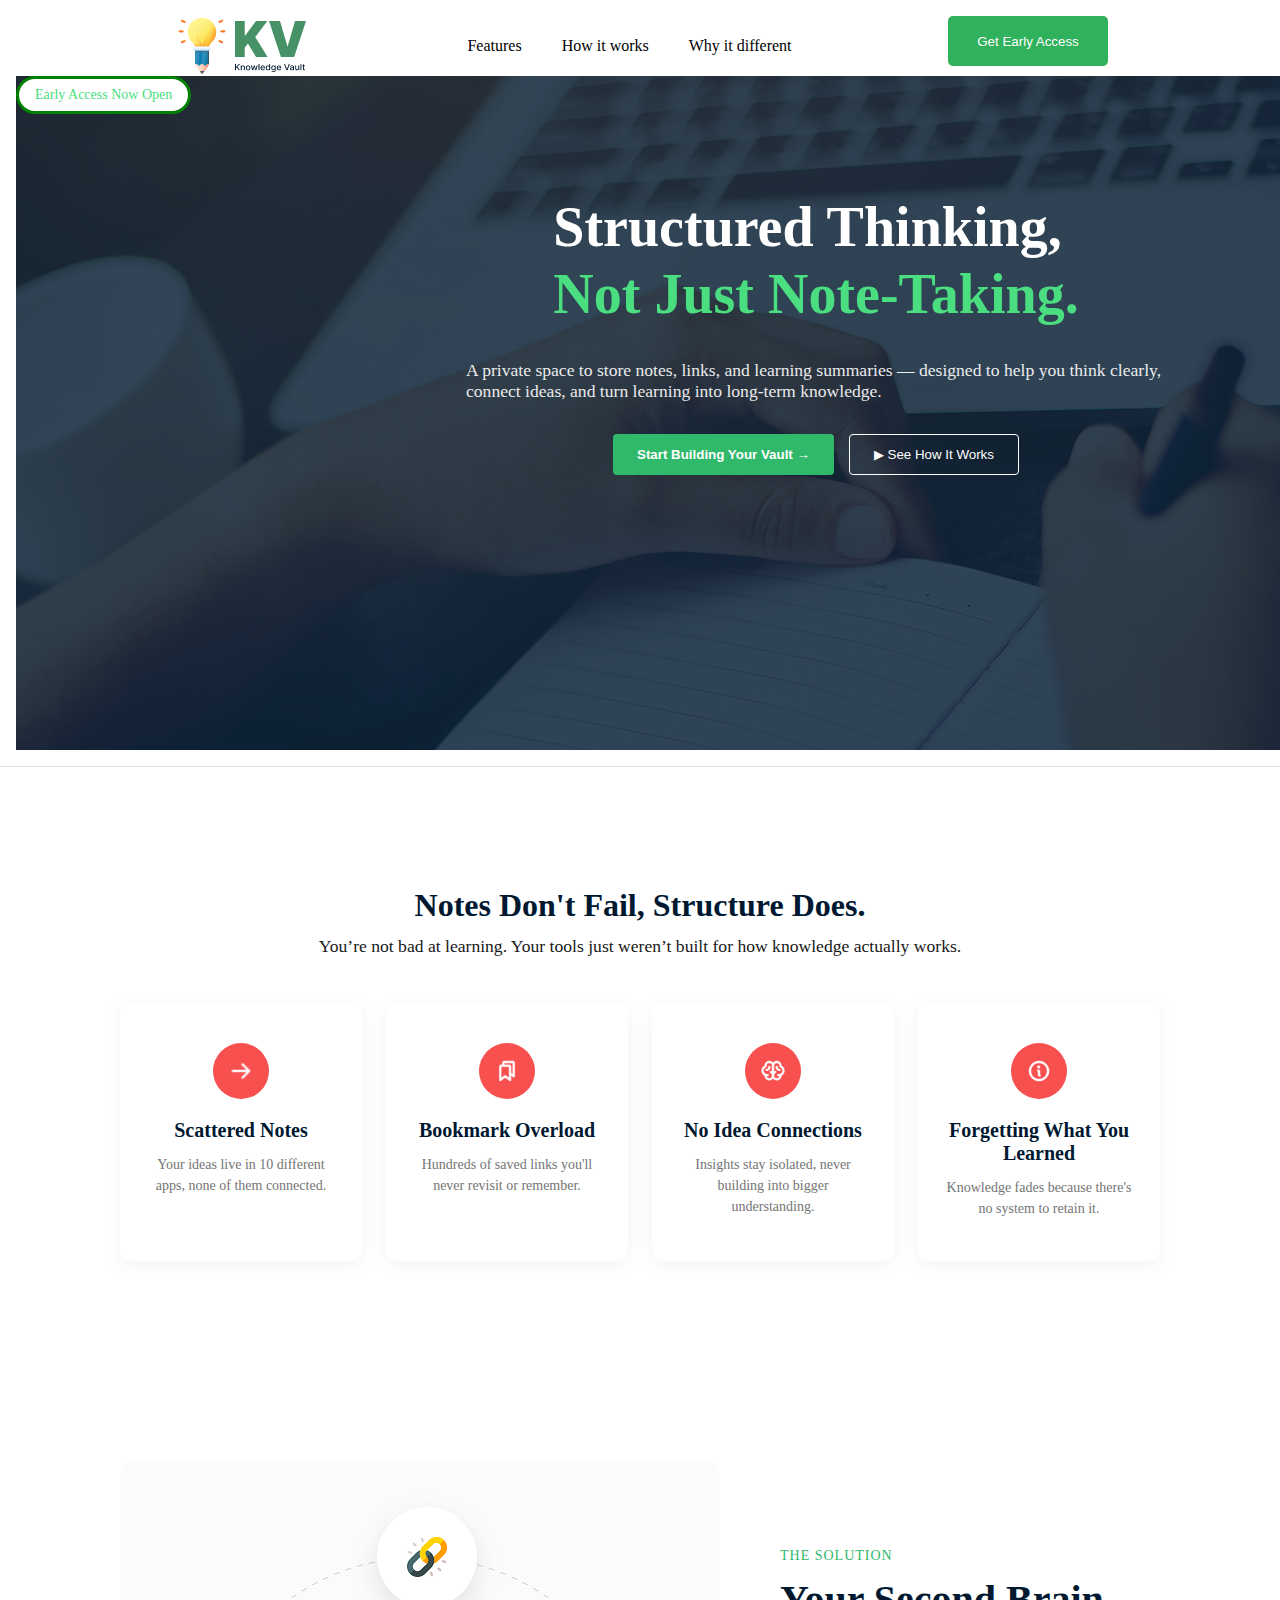
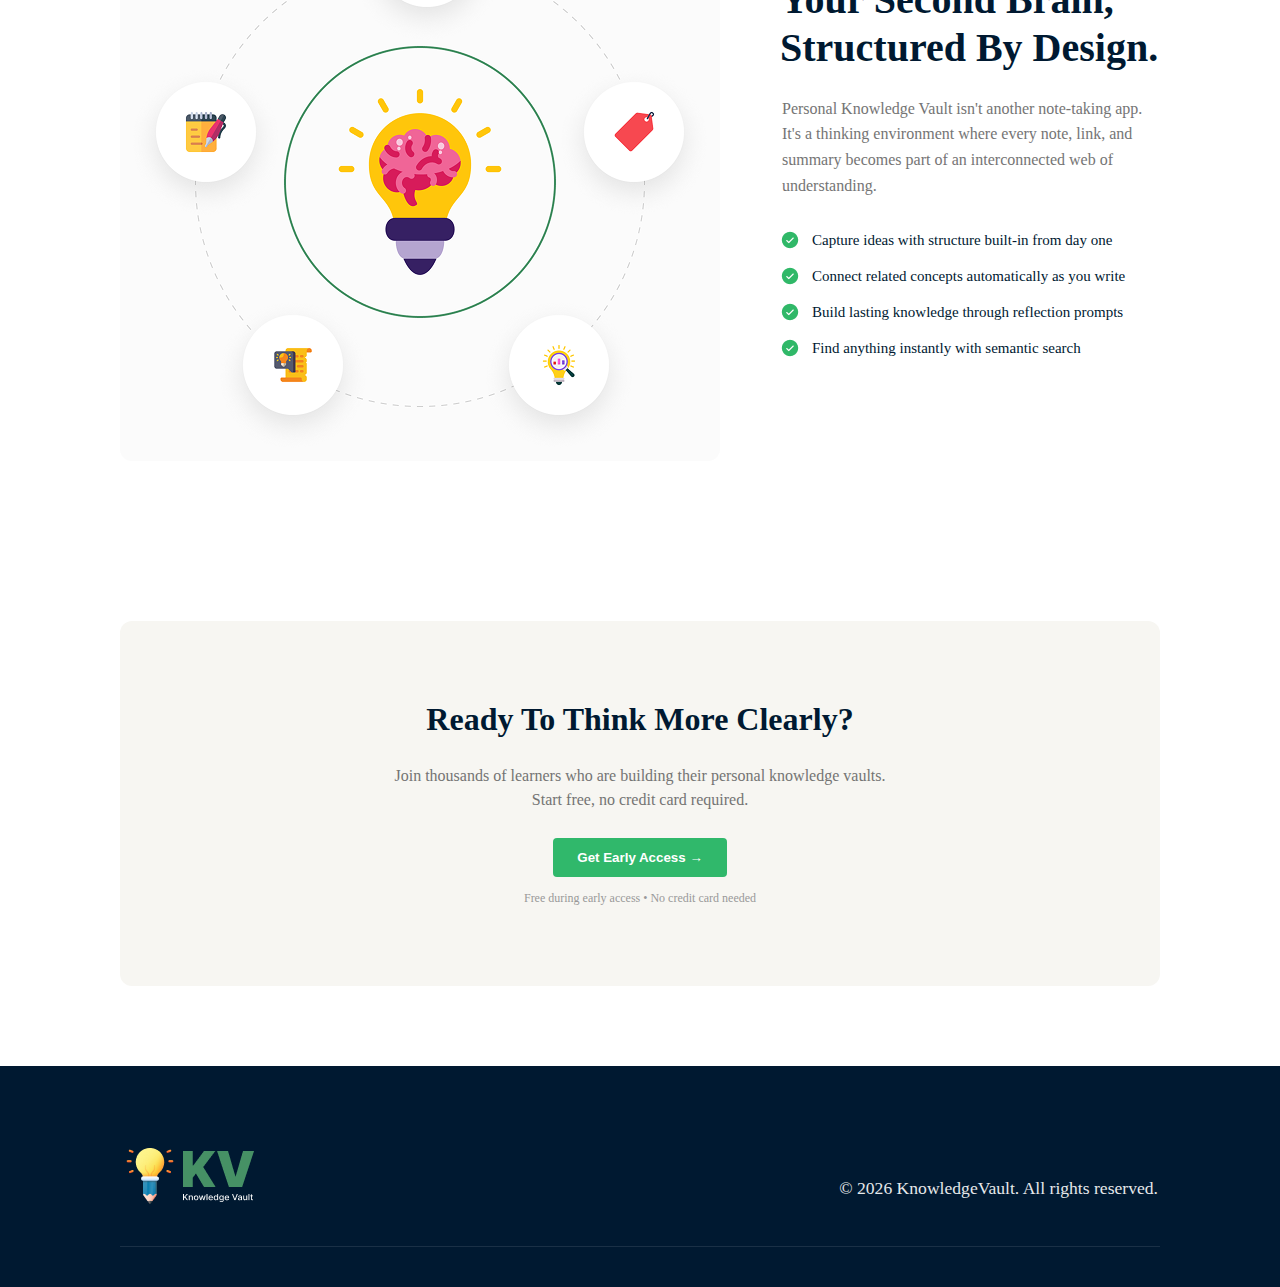
<file: index.html>
<!DOCTYPE html>
<html lang="en">
<head>
    <meta charset="UTF-8">
    <meta name="viewport" content="width=device-width, initial-scale=1.0">
    <title>KV</title>
       <link rel="preconnect" href="https://fonts.googleapis.com">
    <link rel="stylesheet" href="nav.css">
    <link rel="stylesheet" href="banner.css">
    <link rel="stylesheet" href="cards.css">
    <link rel="stylesheet" href="thirdsection.css">
    <link rel="stylesheet" href="lastsection.css">
    <link rel="stylesheet" href="footer.css">
</head>
<body>
    <header>
         <nav>
            <div class="logo">
            <img src="img/logo-navbar.png" alt="" srcset=""> 
            </div>
            <ul class="flexing">
                <li><a href="">Features</a></li>
                <li><a href="">How it works</a></li>
                <li><a href="">Why it different</a></li>
            </ul>

            <button class="click">Get Early Access</button>
         </nav>
     <section class="heading">
        <div class="container">
   <div class="access">
    <span class = "green">Early Access Now Open</span>
     </div>
    
  <div class="button">
    <h1><span class = "white">Structured Thinking,</span> <br> <span class="green">Not Just Note-Taking.</span></h1>
  </div>
  <div class="button">
    <p class = "white">A private space to store notes, links, and learning summaries — designed to help you think clearly,    connect ideas, and turn learning into long-term knowledge.</p>
  </div>
    <div class="button">
      <button class="click1">Start Building Your Vault &rarr;</button>
      <button class="click2">
        <span class="play-icon">▶</span> See How It Works
      </button>
    </div>
  </div>
    </section>
    </header>
  <article>
      <section class="cards-section">
    <div class="cards-header">
        <h2>Notes Don't Fail, Structure Does.</h2>
        <p>You’re not bad at learning. Your tools just weren’t built for how knowledge actually works.</p>
    </div>

    <div class="card-gap">
        <div class="card-feature">
            <div class="icon">
                <img src="img/ArrowRight.png" alt="">
            </div>
            <h3>Scattered Notes</h3>
            <p>Your ideas live in 10 different apps, none of them connected.</p>
        </div>

        <div class="card-feature">
            <div class="icon">
                <img src="img/Bookmarks.png" alt="">
            </div>
            <h3>Bookmark Overload</h3>
            <p>Hundreds of saved links you'll never revisit or remember.</p>
        </div>

        <div class="card-feature">
            <div class="icon">
                <img src="img/Brain.png" alt="">
            </div>
            <h3>No Idea Connections</h3>
            <p>Insights stay isolated, never building into bigger understanding.</p>
        </div>

        <div class="card-feature">
            <div class="icon">
                <img src="img/Info.png" alt="">
            </div>
            <h3>Forgetting What You Learned</h3>
            <p>Knowledge fades because there's no system to retain it.</p>
        </div>
    </div>
</section>
<section class="solution-section">
    <div class="solution-image">
        <img src="img/knowledge.png" alt="Second Brain Illustration">
    </div>

    <div class="solution-content">
        <span class="solution-green">THE SOLUTION</span>
        <h2>Your Second Brain, <br> Structured By Design.</h2>
        <p>Personal Knowledge Vault isn't another note-taking app. It's a thinking environment where every note, link, and summary becomes part of an interconnected web of understanding.</p>
        
        <ul class="solution-features">
            <li><img src="img/CheckCircle.png" class="check-icon"> Capture ideas with structure built-in from day one</li>
            <li><img src="img/CheckCircle.png" class="check-icon"> Connect related concepts automatically as you write</li>
            <li><img src="img/CheckCircle.png" class="check-icon"> Build lasting knowledge through reflection prompts</li>
            <li><img src="img/CheckCircle.png" class="check-icon"> Find anything instantly with semantic search</li>
        </ul>
    </div>
</section>
<section class="last-section">
    <div class="last-content">
        <h2>Ready To Think More Clearly?</h2>
        <p>Join thousands of learners who are building their personal knowledge vaults. <br> 
           Start free, no credit card required.</p>
        
        <button class="click3">Get Early Access &rarr;</button>
        
        <span class="footer-note">Free during early access • No credit card needed</span>
    </div>
</section>
</article>
<footer class="main-footer">
    <div class="footer-container">
        <div class="logo">
            <img src="img/logo-footer.png" alt="KV Logo" class="footer-logo">
            
        </div>

    <div class="footer-bottom">
        <p>&copy; 2026 KnowledgeVault. All rights reserved.</p>
    </div>
</footer>
    
</body>
</html>
</file>
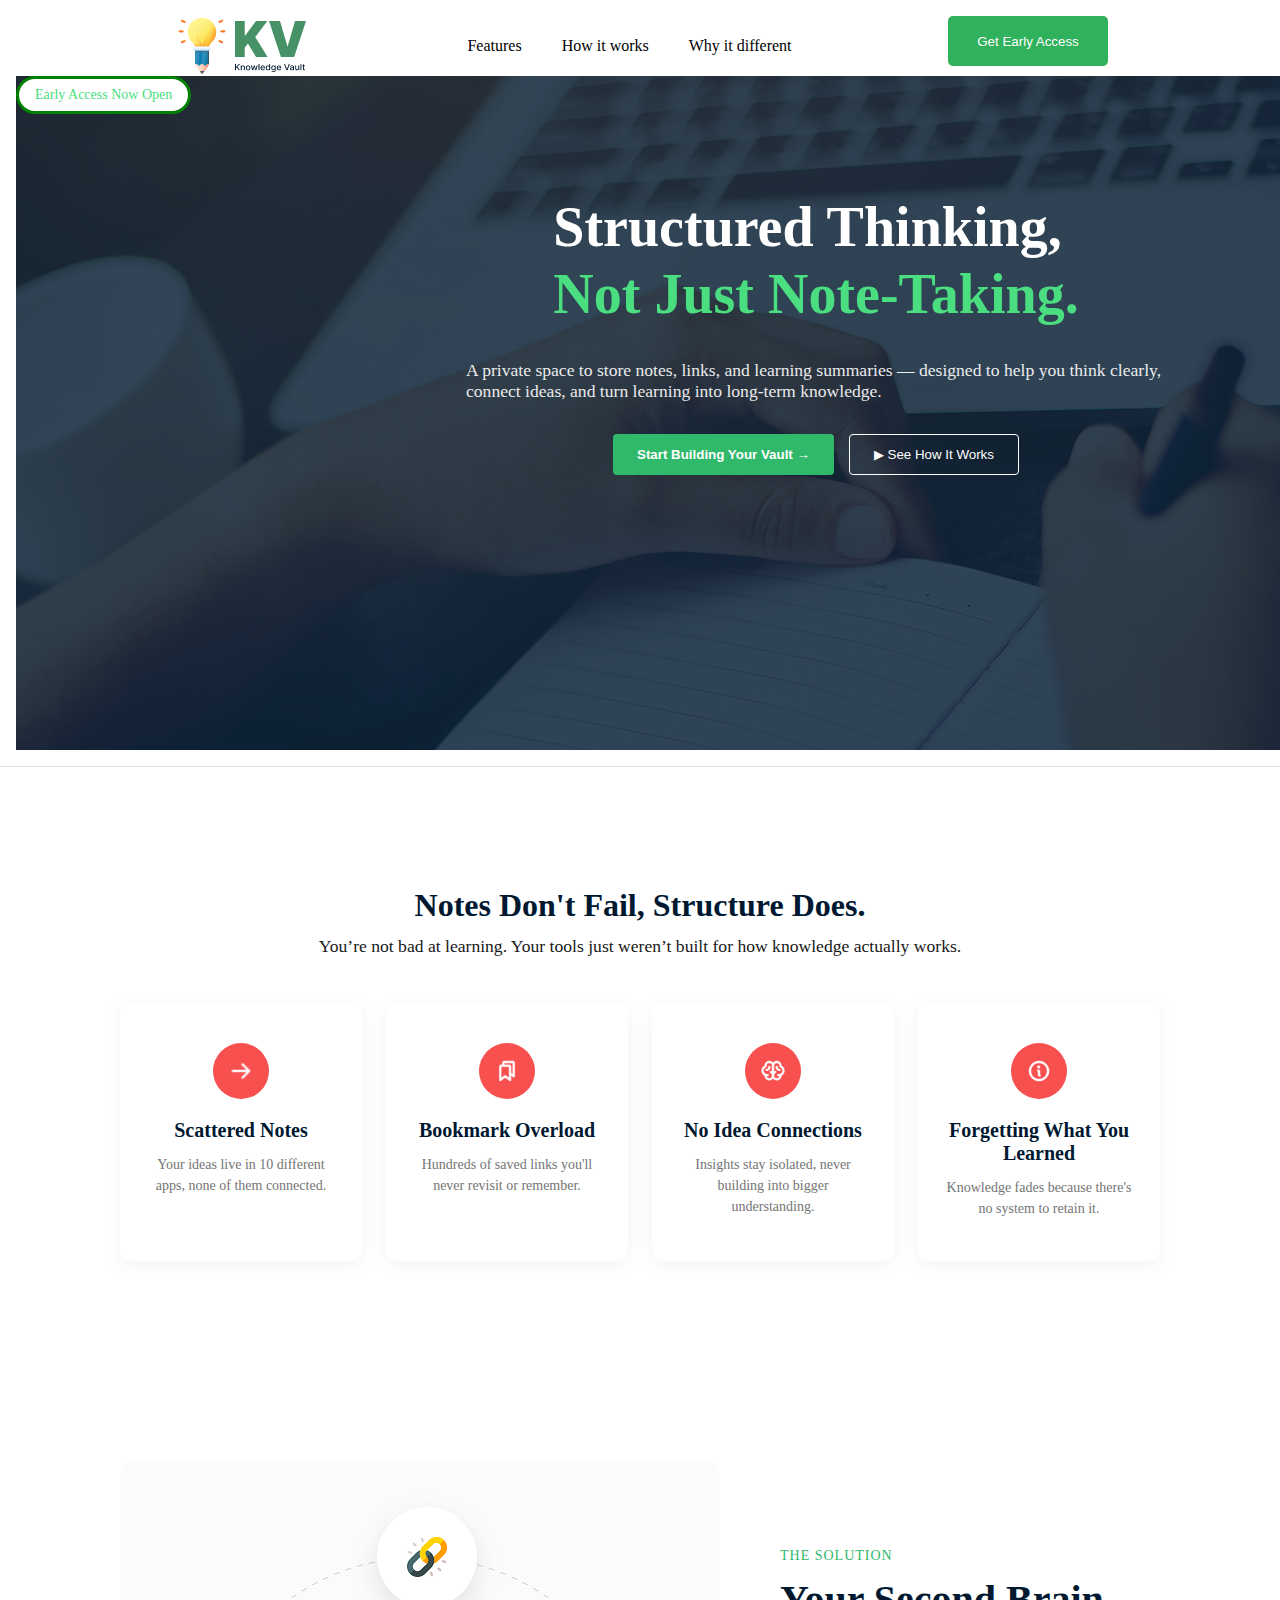
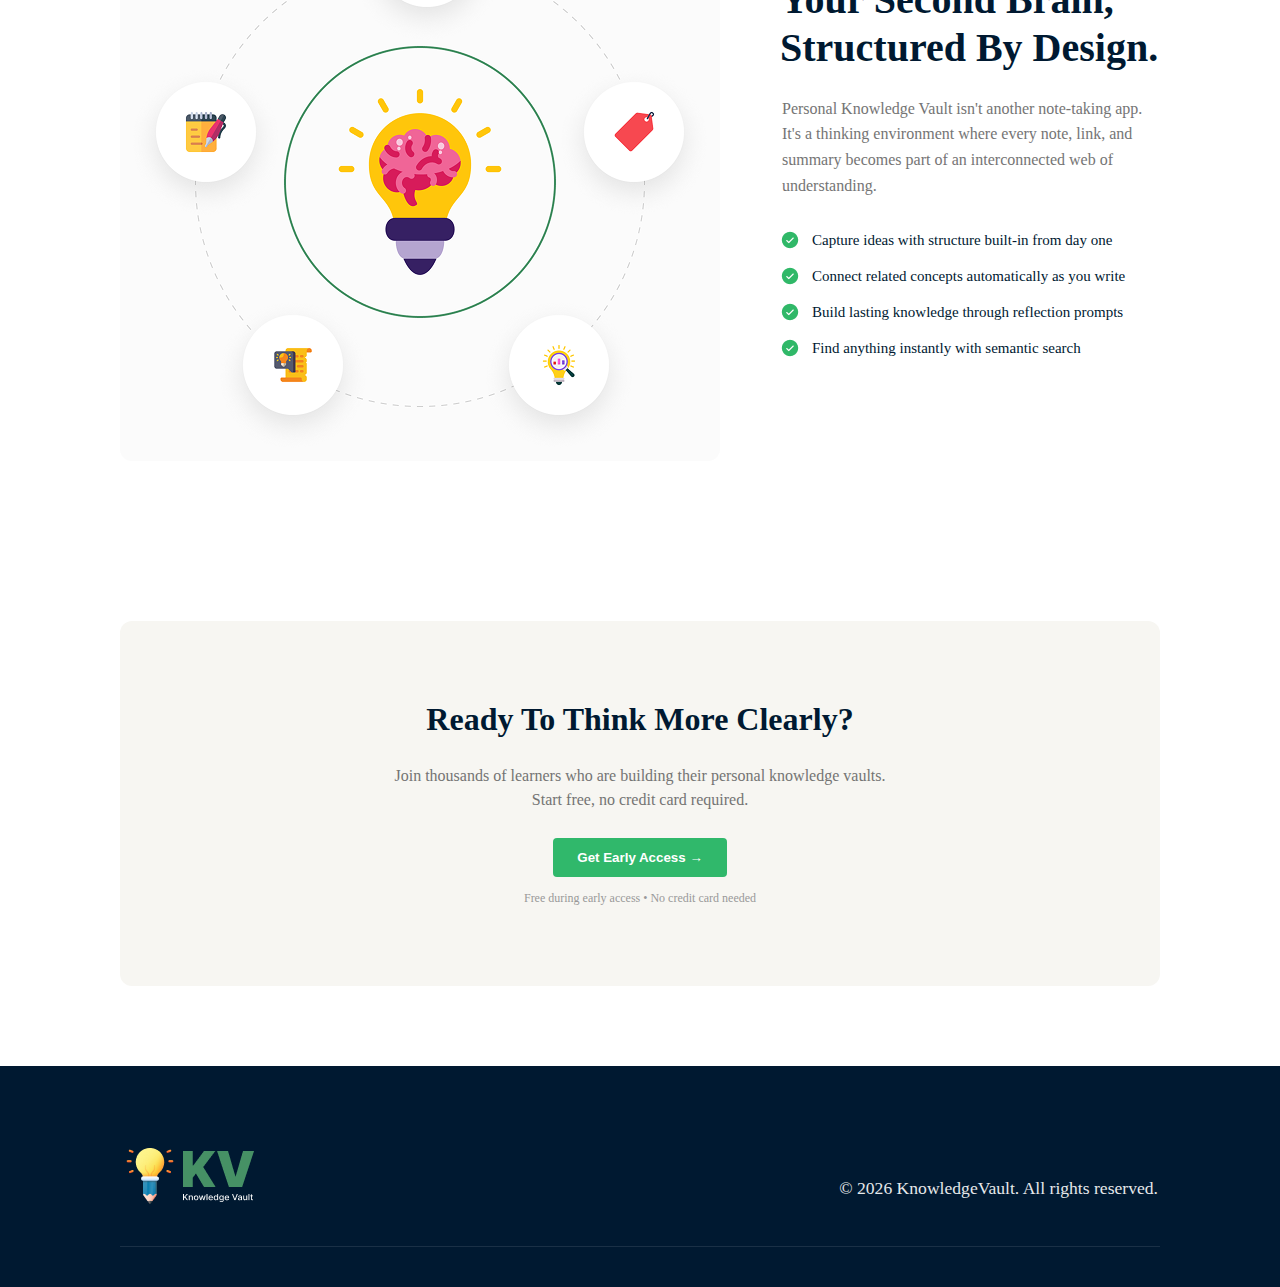
<file: main.html>
<!DOCTYPE html>
<html lang="en">
<head>
    <meta charset="UTF-8">
    <meta name="viewport" content="width=device-width, initial-scale=1.0">
    <title>KV</title>
       <link rel="preconnect" href="https://fonts.googleapis.com">
    <link rel="stylesheet" href="nav.css">
    <link rel="stylesheet" href="banner.css">
    <link rel="stylesheet" href="cards.css">
    <link rel="stylesheet" href="thirdsection.css">
    <link rel="stylesheet" href="lastsection.css">
    <link rel="stylesheet" href="footer.css">
</head>
<body>
    <header>
         <nav>
            <div class="logo">
            <img src="img/logo-navbar.png" alt="" srcset=""> 
            </div>
            <ul class="flexing">
                <li><a href="">Features</a></li>
                <li><a href="">How it works</a></li>
                <li><a href="">Why it different</a></li>
            </ul>

            <button class="click">Get Early Access</button>
         </nav>
     <section class="heading">
        <div class="container">
   <div class="access">
    <span class = "green">Early Access Now Open</span>
     </div>
    
  <div class="button">
    <h1><span class = "white">Structured Thinking,</span> <br> <span class="green">Not Just Note-Taking.</span></h1>
  </div>
  <div class="button">
    <p class = "white">A private space to store notes, links, and learning summaries — designed to help you think clearly,    connect ideas, and turn learning into long-term knowledge.</p>
  </div>
    <div class="button">
      <button class="click1">Start Building Your Vault &rarr;</button>
      <button class="click2">
        <span class="play-icon">▶</span> See How It Works
      </button>
    </div>
  </div>
    </section>
    </header>
  <article>
      <section class="cards-section">
    <div class="cards-header">
        <h2>Notes Don't Fail, Structure Does.</h2>
        <p>You’re not bad at learning. Your tools just weren’t built for how knowledge actually works.</p>
    </div>

    <div class="card-gap">
        <div class="card-feature">
            <div class="icon">
                <img src="img/ArrowRight.png" alt="">
            </div>
            <h3>Scattered Notes</h3>
            <p>Your ideas live in 10 different apps, none of them connected.</p>
        </div>

        <div class="card-feature">
            <div class="icon">
                <img src="img/Bookmarks.png" alt="">
            </div>
            <h3>Bookmark Overload</h3>
            <p>Hundreds of saved links you'll never revisit or remember.</p>
        </div>

        <div class="card-feature">
            <div class="icon">
                <img src="img/Brain.png" alt="">
            </div>
            <h3>No Idea Connections</h3>
            <p>Insights stay isolated, never building into bigger understanding.</p>
        </div>

        <div class="card-feature">
            <div class="icon">
                <img src="img/Info.png" alt="">
            </div>
            <h3>Forgetting What You Learned</h3>
            <p>Knowledge fades because there's no system to retain it.</p>
        </div>
    </div>
</section>
<section class="solution-section">
    <div class="solution-image">
        <img src="img/knowledge.png" alt="Second Brain Illustration">
    </div>

    <div class="solution-content">
        <span class="solution-green">THE SOLUTION</span>
        <h2>Your Second Brain, <br> Structured By Design.</h2>
        <p>Personal Knowledge Vault isn't another note-taking app. It's a thinking environment where every note, link, and summary becomes part of an interconnected web of understanding.</p>
        
        <ul class="solution-features">
            <li><img src="img/CheckCircle.png" class="check-icon"> Capture ideas with structure built-in from day one</li>
            <li><img src="img/CheckCircle.png" class="check-icon"> Connect related concepts automatically as you write</li>
            <li><img src="img/CheckCircle.png" class="check-icon"> Build lasting knowledge through reflection prompts</li>
            <li><img src="img/CheckCircle.png" class="check-icon"> Find anything instantly with semantic search</li>
        </ul>
    </div>
</section>
<section class="last-section">
    <div class="last-content">
        <h2>Ready To Think More Clearly?</h2>
        <p>Join thousands of learners who are building their personal knowledge vaults. <br> 
           Start free, no credit card required.</p>
        
        <button class="click3">Get Early Access &rarr;</button>
        
        <span class="footer-note">Free during early access • No credit card needed</span>
    </div>
</section>
</article>
<footer class="main-footer">
    <div class="footer-container">
        <div class="logo">
            <img src="img/logo-footer.png" alt="KV Logo" class="footer-logo">
            
        </div>

    <div class="footer-bottom">
        <p>&copy; 2026 KnowledgeVault. All rights reserved.</p>
    </div>
</footer>
    
</body>
</html>
</file>
<file: nav.css>
*{
    margin: 0;
    padding: 0;
    box-sizing: border-box;
}

.roboto> {
  font-family: "Roboto", sans-serif;
  font-optical-sizing: auto;
  
}

header {
  background-color: white;
  padding:  16px 16px 16px 16px;
  border-bottom: 1px solid #e0e0e0;
}

nav{
    width: 75%;
    max-width: 1600px;
    /*border: none;*/
    margin:0px auto;
    display: flex;
    justify-content: space-between;
    
}
.click{ background-color: #30B15B;
    color: white;
    border: none;
    padding: 16px 12px;
    width: 160px;
    height: 50px;
    border-radius: 5px;
    cursor: pointer;
    align-items: left;
    }

.flexing{
    display: flex;
    gap: 40px;
    align-items: center;
    list-style: none;
    font-size: 16px;
    font-weight: 500;
    }

.flexing a{
    text-decoration: none;
    color: black;
}
.logo{
    align-items: right;
}
</file>
<file: banner.css>
.heading{
    height: 674px;
    width: 1600px;
    background-color: tomato;
    background-image: url("../img/hero-bg.png");
  
}
.roboto> {
  font-family: "Roboto", sans-serif;
  font-optical-sizing: auto;
}

.access {
 background: white;
  border: solid green;
  padding: 8px  16px;
  border-radius: 30px;
  display: inline-flex;
  align-items: center;
  font-size: 14px;
  margin-bottom: 50px;
 
}

h1 {
  font-size: 3.5rem;
  font-weight: 700;
  line-height: 1.2;

}

.green {
  color: #4ade80; 
}

.white{
    color: white;
}

p {
  max-width: 700px;
  margin: 2px; 
  font-size: 1.1rem;
  opacity: 0.9;
}

.button {
  display: flex;
  gap: 15px;
  justify-content: center;
  margin-top: 30px;
}

.click1 {
  background-color: #30B86B;
  color: white;
  padding: 12px 24px;
  border-radius: 4px;
  border: none;
  font-weight: 600;
  cursor: pointer;
}

.click2 {
  background: transparent;
  color: white;
  border: 1px solid white;
  padding: 12px 24px;
  border-radius: 4px;
  cursor: pointer;
}
</file>
<file: cards.css>
.cards-section {
    max-width: 1600px;
    margin: 0 auto;
    padding: 120px; 
    display: flex;
    flex-direction: column;
    align-items: center;
    gap: 44px; 
    text-align: center;
}
.roboto> {
  font-family: "Roboto", sans-serif;
  font-optical-sizing: auto;
}
.cards-header h2 {
    font-size: 32px;
    font-weight: 700;
    color: #001931; 
    margin-bottom: 12px;
}

.card-gap {
    display: flex;
    justify-content: center;
    gap: 24px; 
    width: 100%;
}

.card-feature {
    background: #FFFFFF;
    padding: 40px 24px;
    border-radius: 12px;
    flex: 1; 
    display: flex;
    flex-direction: column;
    align-items: center;
    text-align: center;
    box-shadow: 0px 4px 20px rgba(0, 0, 0, 0.05);
}

.icon {
    width: 56px;
    height: 56px;
    background-color: #f84f4f; 
    border-radius: 50%;
    display: flex;
    justify-content: center;
    align-items: center;
    margin-bottom: 20px;
}

.icon img {
    width: 24px;
    height: 24px;
}

.card-feature h3 {
    font-size: 20px;
    margin-bottom: 10px;
    color: #001931;
}

.card-feature p {
    font-size: 14px;
    color: #666;
    line-height: 1.5;
}
</file>
<file: thirdsection.css>
.solution-section {
    max-width: 1600px; 
    margin: 80px auto;
    padding: 0 120px;
    display: flex;
    align-items: center; 
    gap: 60px;          
}

.solution-image {
    flex: 1;
    display: flex;
    justify-content:right;
}

.solution-image img {
    max-width: 600px;
    height: 600px;
}

.solution-content {
    flex: 1;
    text-align: left; 
}

.solution-green{
    color: #30B86B; 
    font-size: 14px;
    letter-spacing: 1px;
    display: block;
    margin-bottom: 12px;
}

.solution-content h2 {
    font-size: 40px;
    color: #001931; 
    line-height: 1.2;
    margin-bottom: 24px;
}

.solution-content p {
    font-size: 16px;
    color: #666;
    line-height: 1.6;
    margin-bottom: 32px;
}

.solution-features {
    list-style: none;
    padding: 0;
}

.solution-features li {
    display: flex;
    align-items: center;
    gap: 12px;
    margin-bottom: 16px;
    font-size: 15px;
    color: #001931;
    font-weight: 500;
}

.check-icon {
    width: 20px;
    height: 20px;
}
</file>
<file: lastsection.css>
.last-section {
    padding: 80px 120px; 
    margin: 0 auto;
}

.last-content {
    background-color: #F7F6F2; 
    border-radius: 12px;       
    padding: 80px 40px;        
    display: flex;
    flex-direction: column;
    align-items: center;      
    text-align: center;
    gap: 24px;                 
}

.last-content h2 {
    font-size: 32px;
    color: #001931;
    font-weight: 700;
}

.last-content p {
    font-size: 16px;
    color: #666;
    line-height: 1.5;
    max-width: 600px;
}

.footer-note {
    font-size: 12px;
    color: #999;
    margin-top: -10px; 
}

.click3{
    background-color: #30B86B;
  color: white;
  padding: 12px 24px;
  border-radius: 4px;
  border: none;
  font-weight: 600;
  cursor: pointer;
}
</file>
<file: footer.css>
.main-footer {
    background-color: #001931; 
    color: white;
    padding: 80px 120px 40px 120px; 
}

.footer-container {
    display: flex;
    justify-content: space-between;
    max-width: 1360px; 
    margin: 0 auto;
    border-bottom: 1px solid rgba(255, 255, 255, 0.1);
    padding-bottom: 40px;
}



.logo {
    height: 40px;
    margin-bottom: 20px;
}




.footer-bottom {
    text-align: bottom;
    padding-top: 30px;
    font-size: 14px;
    color: white;
}
</file>
